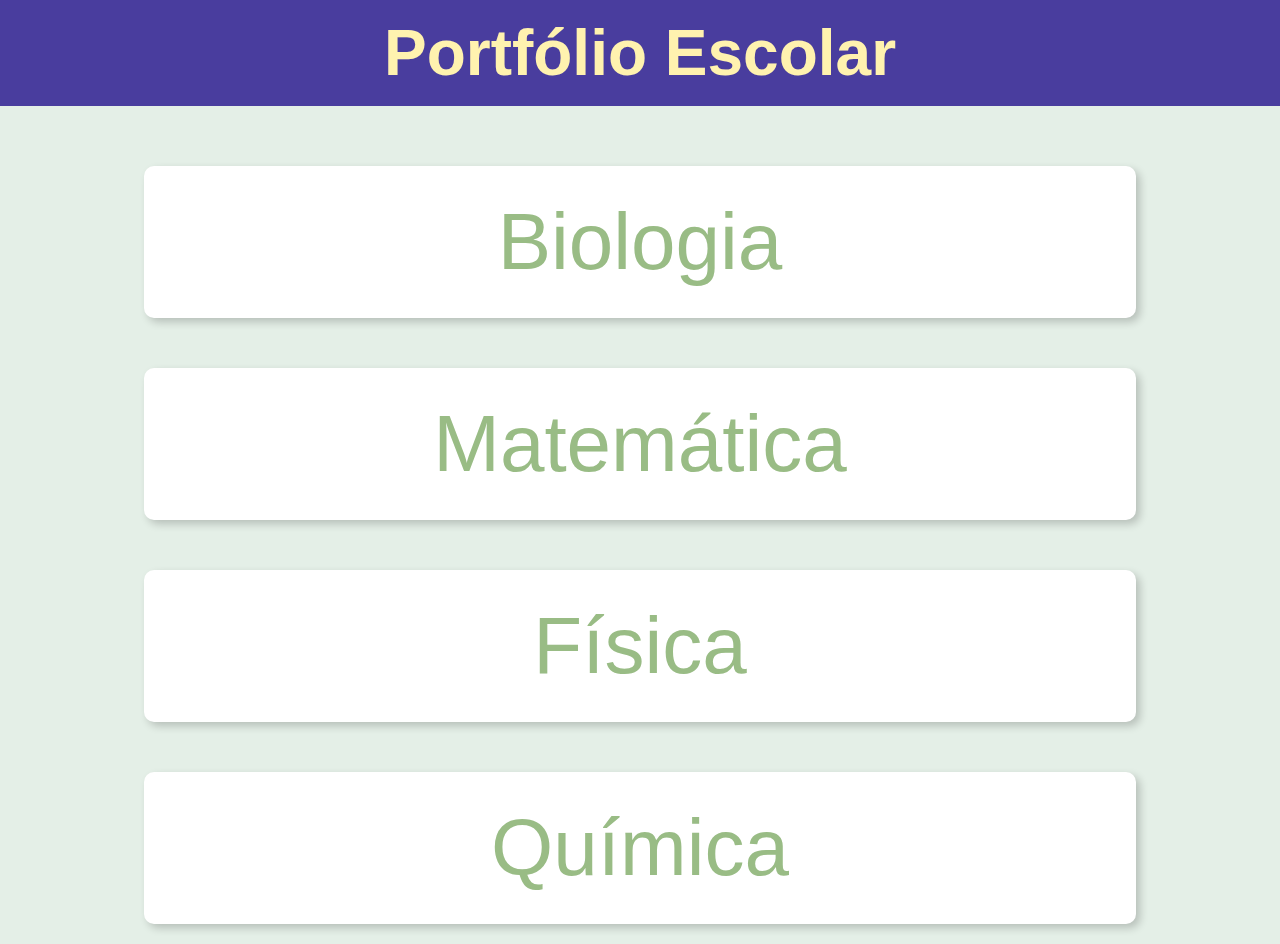
<file: index.html>
<!DOCTYPE html>
<html lang="pt-br">

<head>
    <meta charset="UTF-8">
    <meta http-equiv="X-UA-Compatible" content="IE=edge">
    <meta name="viewport" content="width=device-width, initial-scale=1.0">
    <title>Portfólio</title>
    <link rel="stylesheet" href="styles.css">
    <link href="https://fonts.googleapis.com/icon?family=Material+Icons" rel="stylesheet">

</head>

<body>
    <header>
        <div class="portfolio">
            <h1>Portfólio Escolar</h1>
        </div>
    </header>
    
    <main>
        <section class="container">
            <div class="disciplina">
                <a href="biologia.html"> Biologia</a>
            </div>
            <div class="disciplina">
                <a href="#"> Matemática</a>
            </div>
            <div class="disciplina">
                <a href="#"> Física</a>
            </div>
            <div class="disciplina">
                <a href="#"> Química</a>
            </div>
        </section>
    </main>
    <footer></footer>
</body>

</html>
</file>
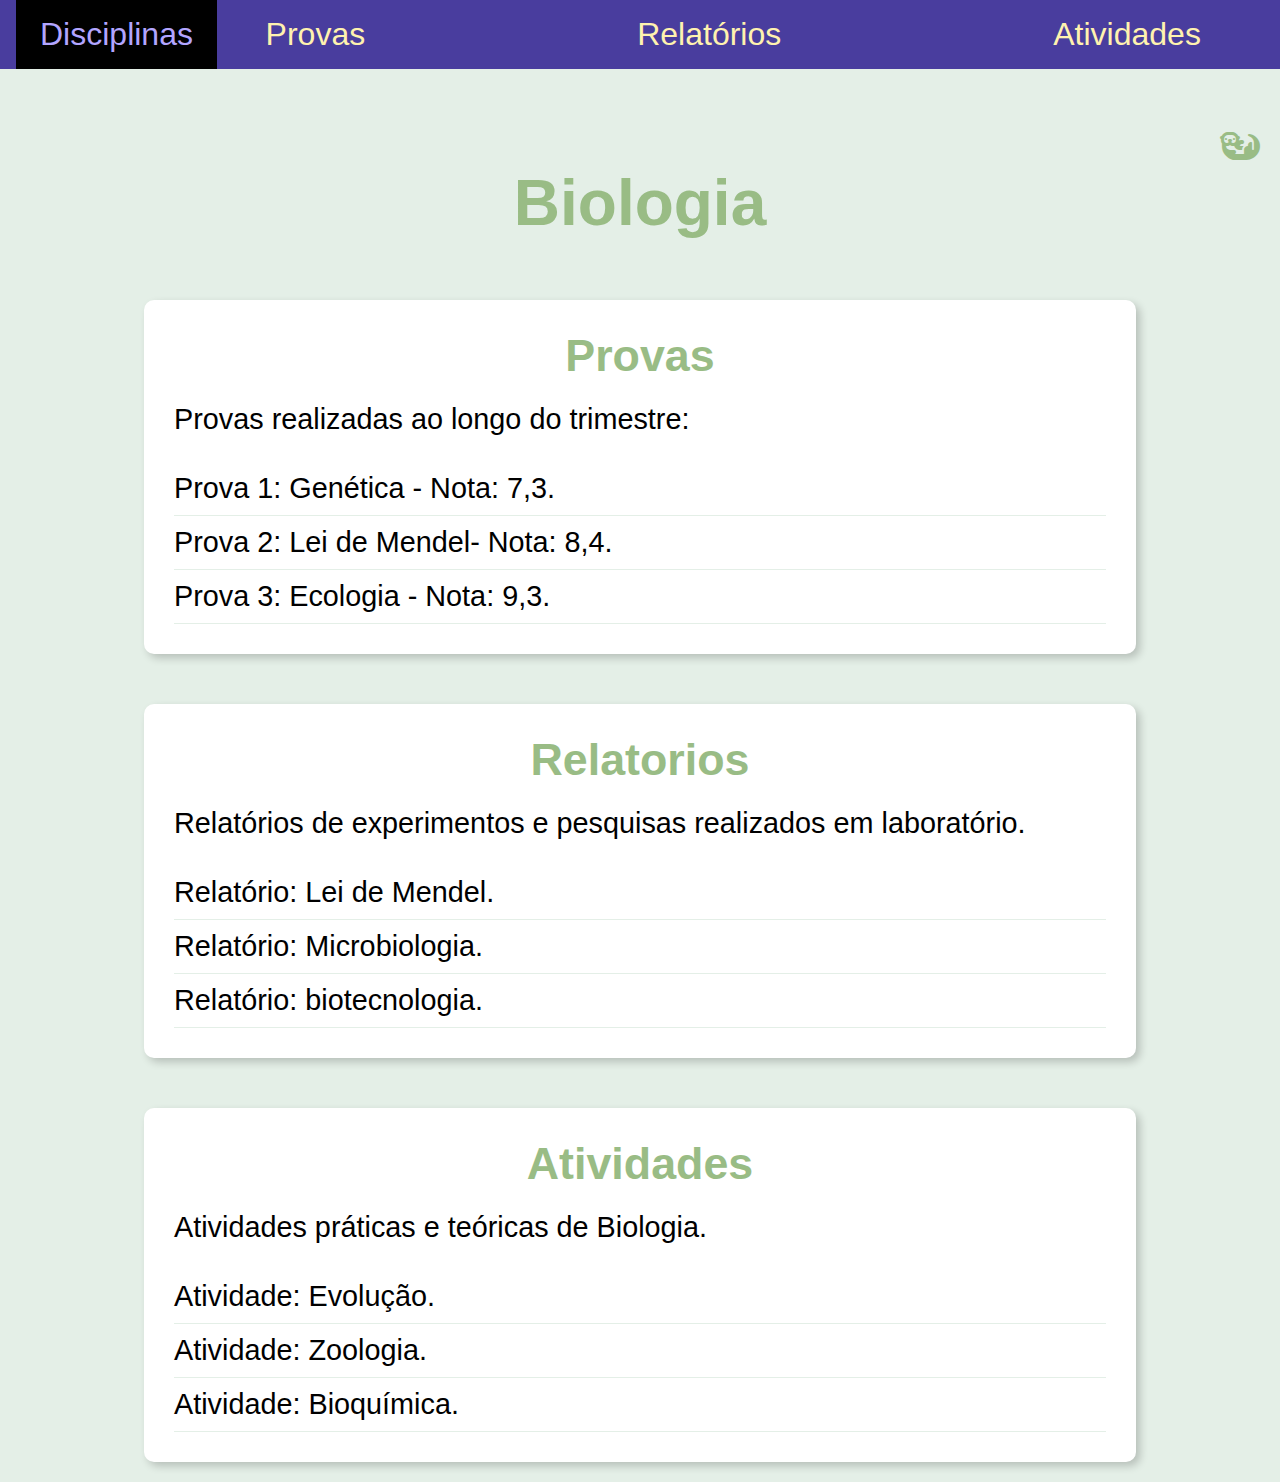
<file: biologia.html>
<!DOCTYPE html>
<html lang="pt-br">

<head>
    <meta charset="UTF-8">
    <meta http-equiv="X-UA-Compatible" content="IE=edge">
    <meta name="viewport" content="width=device-width, initial-scale=1.0">
    <title>Portfólio de Biologia</title>
    <link rel="stylesheet" href="biologia.css">
    <link rel="stylesheet" href="https://cdnjs.cloudflare.com/ajax/libs/font-awesome/6.7.2/css/all.min.css"
        integrity="sha512-Evv84Mr4kqVGRNSgIGL/F/aIDqQb7xQ2vcrdIwxfjThSH8CSR7PBEakCr51Ck+w+/U6swU2Im1vVX0SVk9ABhg=="
        crossorigin="anonymous" referrerpolicy="no-referrer" />
    <link href="https://fonts.googleapis.com/icon?family=Material+Icons" rel="stylesheet">

</head>

<body>
    <header>

        <div class="menu-disciplina">
            <input type="checkbox" id="menu-toggle">
            <label for="menu-toggle" class="botao-disciplinas">Disciplinas</label>
            <div class="lista-vertical">
                <a href="#">Matemática</a>
                <a href="#">Física</a>
                <a href="#">Química</a>
            </div>
        </div>


        <div class="links-principais">
            <ul class="lista-horizontal">
                <li><a href="#provas">Provas</a></li>
                <li><a href="#relatorios">Relatórios</a></li>
                <li><a href="#atividades">Atividades</a></li>
            </ul>
        </div>
    </header>
    <main>
        <div class="home">
            <a href="./index.html"><i class="fa-solid fa-otter"></i></i></a>
        </div>
        <h1>Biologia</h1>
        <section class="biologia-container">
            <div id="provas" class="conteudo">
                <h2>Provas</h2>
                <p>Provas realizadas ao longo do trimestre:</p>
                <ul>
                    <li>Prova 1: Genética - Nota: 7,3.<span class="block"> <br>A Genética tem um papel fundamental na compreensão dos seres vivos, desde a genética clássica até a genética molecular, passando pela genética populacional e quantitativa. Ela também tem aplicações importantes em áreas como medicina, agricultura e indústria, por exemplo, através da genética de tumores, da terapia genética, da engenharia genética, entre outras. </span>
                    </li>
                    <li>Prova 2: Lei de Mendel- Nota: 8,4.<span class="block"> <br> As Leis de Mendel, formuladas por Gregor Mendel, descrevem como as características são herdadas dos pais para os filhos.</li>
                    <li>Prova 3: Ecologia - Nota: 9,3.<span class="block"> <br> Ecologia é o estudo das relações entre os seres vivos e o ambiente em que vivem. Ela analisa como os organismos interagem entre si e com fatores físicos e químicos do meio ambiente, incluindo a distribuição e abundância dos seres vivos. </span></li>
                </ul>
            </div>
            <div id="relatorios" class="conteudo">
                <h2>Relatorios</h2>
                <p>Relatórios de experimentos e pesquisas realizados em laboratório.</p>
                <ul>
                    <li>Relatório: Lei de Mendel. <span class="opacidade"> <br>descrevem como as características são herdadas dos pais para os filhos.</span></li>
                    <li>Relatório: Microbiologia.</li>
                    <li>Relatório: biotecnologia.</li>
                </ul>
            </div>
            <div id="atividades" class="conteudo">
                <h2>Atividades</h2>
                <p>Atividades práticas e teóricas de Biologia.</p>
                <ul>
                    <li>Atividade: Evolução.</li>
                    <li>Atividade: Zoologia.</li>
                    <li>Atividade: Bioquímica.</li>
                </ul>
            </div>
        </section>
    </main>
    <footer></footer>
</body>

</html>
</file>
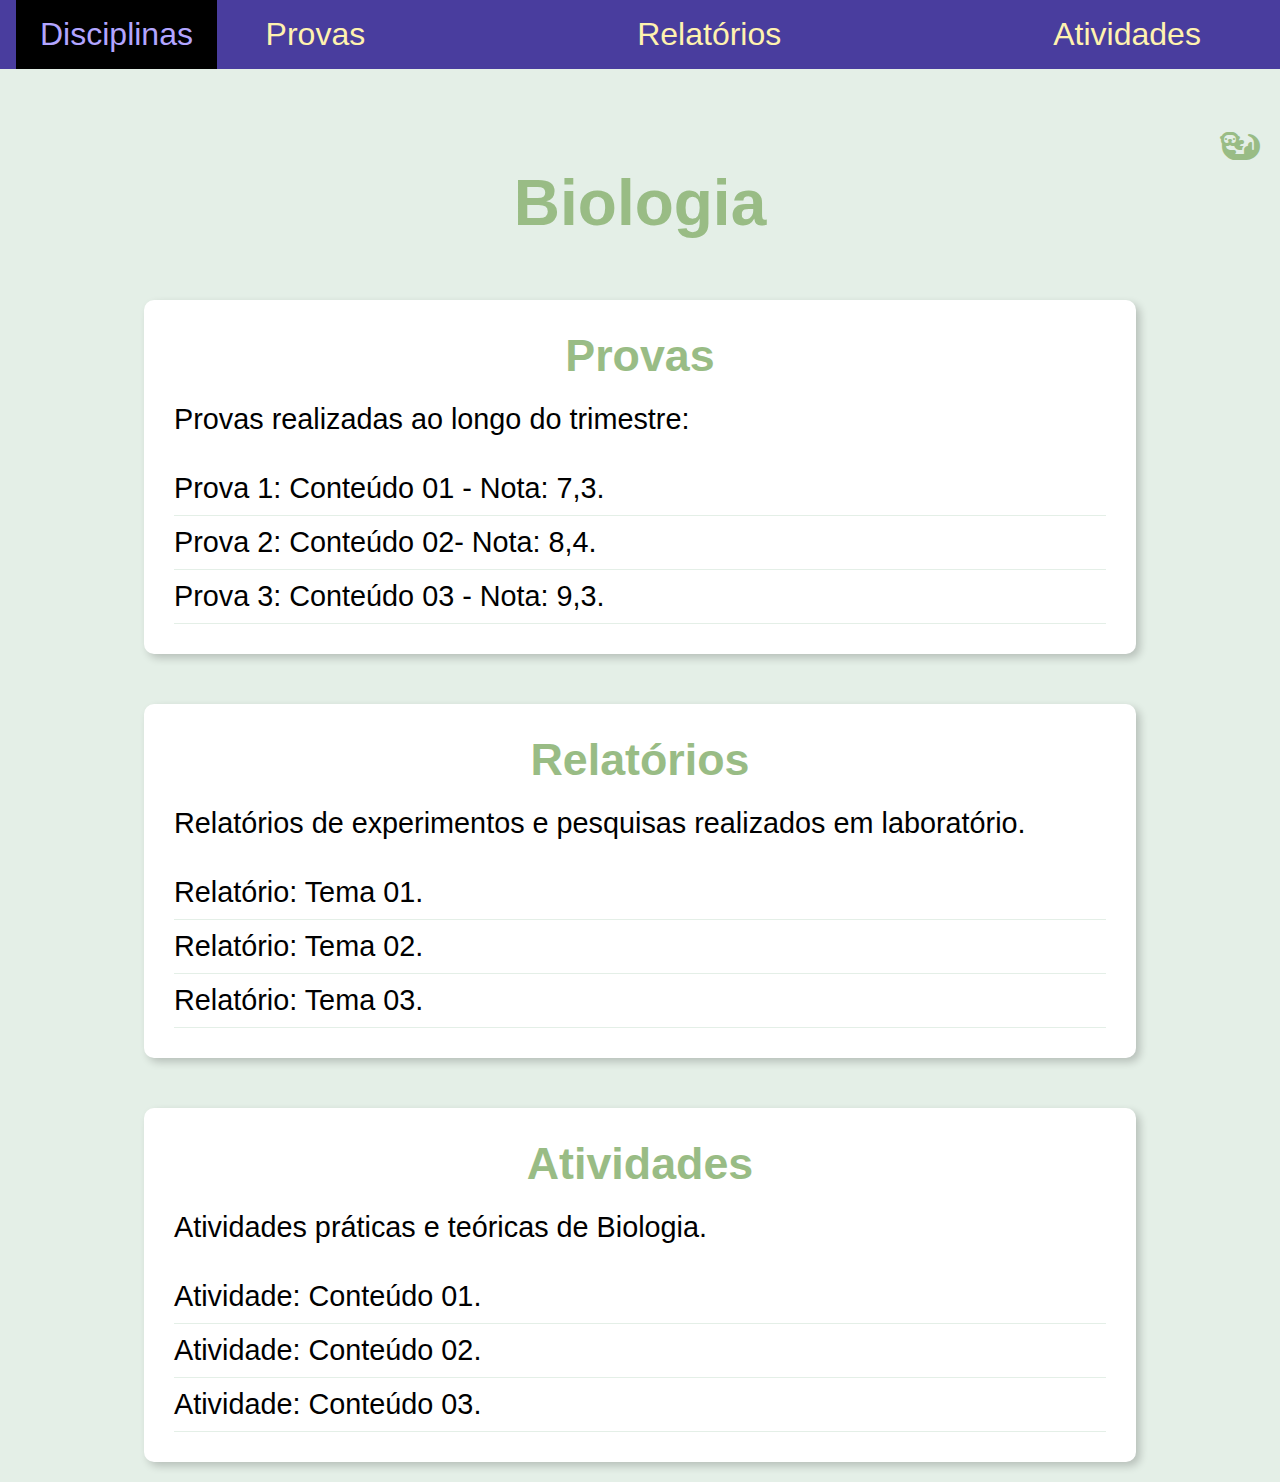
<file: fisica.html>
<!DOCTYPE html>
<html lang="pt-br">

<head>
    <meta charset="UTF-8">
    <meta http-equiv="X-UA-Compatible" content="IE=edge">
    <meta name="viewport" content="width=device-width, initial-scale=1.0">
    <title>Portfólio de Biologia</title>
    <link rel="stylesheet" href="biologia.css">
    <link rel="stylesheet" href="https://cdnjs.cloudflare.com/ajax/libs/font-awesome/6.7.2/css/all.min.css"
        integrity="sha512-Evv84Mr4kqVGRNSgIGL/F/aIDqQb7xQ2vcrdIwxfjThSH8CSR7PBEakCr51Ck+w+/U6swU2Im1vVX0SVk9ABhg=="
        crossorigin="anonymous" referrerpolicy="no-referrer" />
    <link href="https://fonts.googleapis.com/icon?family=Material+Icons" rel="stylesheet">

</head>

<body>
    <header>

        <div class="menu-disciplina">
            <input type="checkbox" id="menu-toggle">
            <label for="menu-toggle" class="botao-disciplinas">Disciplinas</label>
            <div class="lista-vertical">
                <a href="#">Matemática</a>
                <a href="#">Física</a>
                <a href="#">Química</a>
            </div>
        </div>


        <div class="links-principais">
            <ul class="lista-horizontal">
                <li><a href="#provas">Provas</a></li>
                <li><a href="#relatorios">Relatórios</a></li>
                <li><a href="#atividades">Atividades</a></li>
            </ul>
        </div>
    </header>
    <main>
        <div class="home">
            <a href="./index.html"><i class="fa-solid fa-otter"></i></i></a>
        </div>
        <h1>Biologia</h1>
        <section class="biologia-container">
            <div id="provas" class="conteudo">
                <h2>Provas</h2>
                <p>Provas realizadas ao longo do trimestre:</p>
                <ul>
                    <li>Prova 1: Conteúdo 01 - Nota: 7,3.<span class="block"> <br>A Genética tem um papel fundamental na compreensão dos seres vivos, desde a genética clássica até a genética molecular, passando pela genética populacional e quantitativa. Ela também tem aplicações importantes em áreas como medicina, agricultura e indústria, por exemplo, através da genética de tumores, da terapia genética, da engenharia genética, entre outras. </span>
                    </li>
                    <li>Prova 2: Conteúdo 02- Nota: 8,4.</li>
                    <li>Prova 3: Conteúdo 03 - Nota: 9,3.</li>
                </ul>
            </div>
            <div id="relatorios" class="conteudo">
                <h2>Relatórios</h2>
                <p>Relatórios de experimentos e pesquisas realizados em laboratório.</p>
                <ul>
                    <li>Relatório: Tema 01. <span class="opacidade"> <br>Lorem ipsum dolor sit amet, consectetur adipiscing
                        elit, sed do eiusmod tempor incididunt ut labore et dolore magna aliqua. Ut enim ad minim
                        veniam, quis nostrud exercitation ullamco laboris nisi ut aliquip ex ea commodo consequat.
                        Duis aute irure dolor in reprehenderit in voluptate velit esse cillum dolore eu fugiat nulla
                        pariatur. Excepteur sint occaecat cupidatat non proident, sunt in culpa qui officia deserunt
                        mollit anim id est laborum.</span></li>
                    <li>Relatório: Tema 02.</li>
                    <li>Relatório: Tema 03.</li>
                </ul>
            </div>
            <div id="atividades" class="conteudo">
                <h2>Atividades</h2>
                <p>Atividades práticas e teóricas de Biologia.</p>
                <ul>
                    <li>Atividade: Conteúdo 01.</li>
                    <li>Atividade: Conteúdo 02.</li>
                    <li>Atividade: Conteúdo 03.</li>
                </ul>
            </div>
        </section>
    </main>
    <footer></footer>
</body>

</html>
</file>
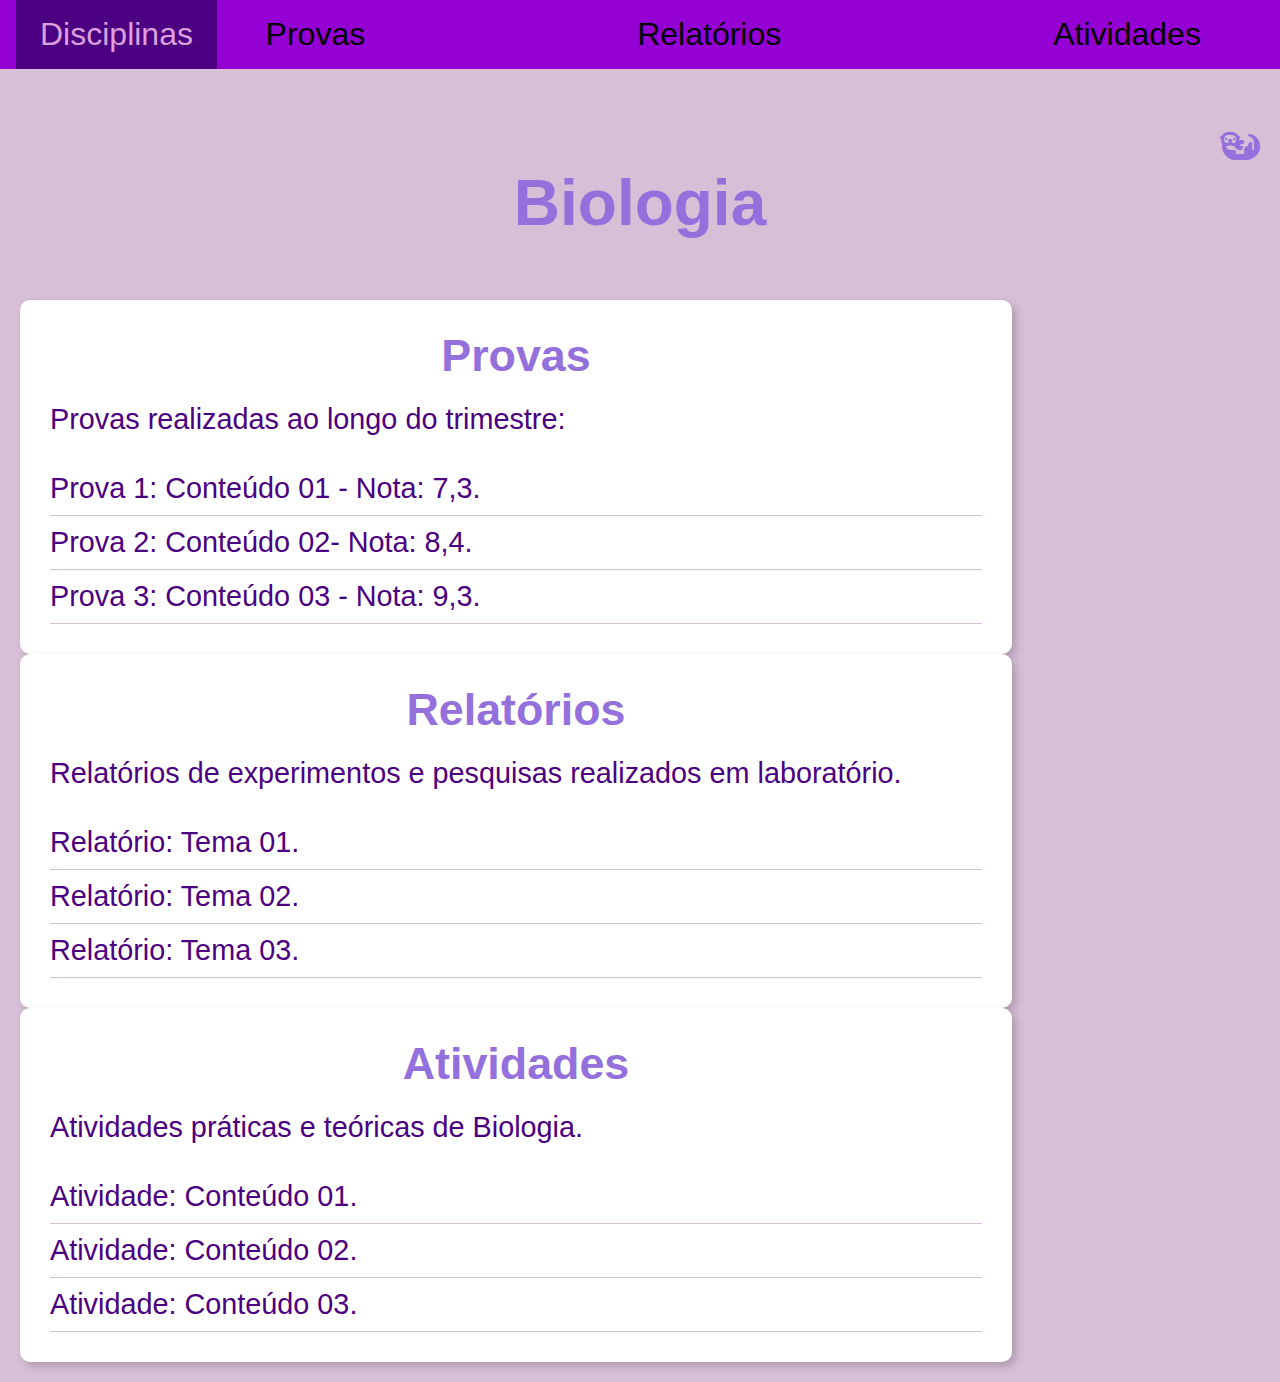
<file: matematica.html>
<!DOCTYPE html>
<html lang="pt-br">

<head>
    <meta charset="UTF-8">
    <meta http-equiv="X-UA-Compatible" content="IE=edge">
    <meta name="viewport" content="width=device-width, initial-scale=1.0">
    <title>Portfólio de Biologia</title>
    <link rel="stylesheet" href="matematica.css">
    <link rel="stylesheet" href="https://cdnjs.cloudflare.com/ajax/libs/font-awesome/6.7.2/css/all.min.css"
        integrity="sha512-Evv84Mr4kqVGRNSgIGL/F/aIDqQb7xQ2vcrdIwxfjThSH8CSR7PBEakCr51Ck+w+/U6swU2Im1vVX0SVk9ABhg=="
        crossorigin="anonymous" referrerpolicy="no-referrer" />
    <link href="https://fonts.googleapis.com/icon?family=Material+Icons" rel="stylesheet">

</head>

<body>
    <header>

        <div class="menu-disciplina">
            <input type="checkbox" id="menu-toggle">
            <label for="menu-toggle" class="botao-disciplinas">Disciplinas</label>
            <div class="lista-vertical">
                <a href="#">biologia</a>
                <a href="#">Física</a>
                <a href="#">Química</a>
            </div>
        </div>


        <div class="links-principais">
            <ul class="lista-horizontal">
                <li><a href="#provas">Provas</a></li>
                <li><a href="#relatorios">Relatórios</a></li>
                <li><a href="#atividades">Atividades</a></li>
            </ul>
        </div>
    </header>
    <main>
        <div class="home">
            <a href="./index.html"><i class="fa-solid fa-otter"></i></i></a>
        </div>
        <h1>Biologia</h1>
        <section class="matematica-container">
            <div id="provas" class="conteudo">
                <h2>Provas</h2>
                <p>Provas realizadas ao longo do trimestre:</p>
                <ul>
                    <li>Prova 1: Conteúdo 01 - Nota: 7,3.<span class="block"> <br> A Termoquímica é o ramo da Química que estuda as trocas de calor (energia térmica) durante as reações químicas e mudanças de estado físico. </span>
                    </li>
                    <li>Prova 2: Conteúdo 02- Nota: 8,4.</li>
                    <li>Prova 3: Conteúdo 03 - Nota: 9,3.</li>
                </ul>
            </div>
            <div id="relatorios" class="conteudo">
                <h2>Relatórios</h2>
                <p>Relatórios de experimentos e pesquisas realizados em laboratório.</p>
                <ul>
                    <li>Relatório: Tema 01. <span class="opacidade"> <br>Lorem ipsum dolor sit amet, consectetur adipiscing
                        elit, sed do eiusmod tempor incididunt ut labore et dolore magna aliqua. Ut enim ad minim
                        veniam, quis nostrud exercitation ullamco laboris nisi ut aliquip ex ea commodo consequat.
                        Duis aute irure dolor in reprehenderit in voluptate velit esse cillum dolore eu fugiat nulla
                        pariatur. Excepteur sint occaecat cupidatat non proident, sunt in culpa qui officia deserunt
                        mollit anim id est laborum.</span></li>
                    <li>Relatório: Tema 02.</li>
                    <li>Relatório: Tema 03.</li>
                </ul>
            </div>
            <div id="atividades" class="conteudo">
                <h2>Atividades</h2>
                <p>Atividades práticas e teóricas de Biologia.</p>
                <ul>
                    <li>Atividade: Conteúdo 01.</li>
                    <li>Atividade: Conteúdo 02.</li>
                    <li>Atividade: Conteúdo 03.</li>
                </ul>
            </div>
        </section>
    </main>
    <footer></footer>
</body>

</html>
</file>
<file: styles.css>
* {
    margin: 0;
    padding: 0;
    box-sizing: border-box;
}

:root{
    --preto: #000000;
    --marinho: #493D9E;
    --amarelo-claro:#FFF2AF;
    --roxo-claro:#B2A5FF;
    --verde: #99BC85;
    --azul-claro: #E4EFE7;
    --branco: #FFFFFF;
    --marron-claro: #FAF1E6;
}

body{
    height: 100vh;
    box-sizing: border-box;
    background-color: var(--azul-claro);
    color: var(--preto);
    font-size: 16px;
    font-family: Arial, Helvetica, sans-serif;
}

header {
    display: flex; 
    width: 100%;
    background-color: var(--marinho);
    padding: 1rem;
    justify-content: center;
}

.portfolio h1{
    font-size: 4rem;
    color: var(--amarelo-claro);
}
main {
    margin: 40px auto;
    padding: 20px;
}


.container {
    display: flex;
    flex-direction: column;
    justify-content: space-between;
    align-items: center;
    gap: 50px;
    flex-wrap: wrap;
}

.disciplina {
    display: flex;
    justify-content: center;
    background-color: var(--branco);
    border-radius: 10px;
    padding: 30px;
    width: 80%;
    min-width: 280px;
    box-shadow: 4px 4px 8px rgba(0, 0, 0, 0.2);
    transition: transform 0.3s ease, box-shadow 0.3s ease;
}

.disciplina:hover {
    transform: translateY(-10px) scale(1.05);
    box-shadow: 0 0 0 25px rgba(0, 0, 0, 0.2);
}

.disciplina a {
    color: var(--verde);
    font-size: 5rem;
    text-decoration: none;
}
</file>
<file: biologia.css>
* {
    margin: 0;
    padding: 0;
    box-sizing: border-box;
}

:root {
    --preto: #000000;
    --marinho: #493D9E;
    --amarelo-claro: #FFF2AF;
    --roxo-claro: #B2A5FF;
    --verde: #99BC85;
    --azul-claro: #E4EFE7;
    --branco: #FFFFFF;
    --marron-claro: #FAF1E6;
}

body {
    height: 100vh;
    box-sizing: border-box;
    background-color: var(--azul-claro);
    color: var(--amarelo-claro);
    font-size: 16px;
    font-family: Arial, Helvetica, sans-serif;
}

header {
    display: flex;
    width: 100%;
    background-color: var(--marinho);
    padding: 1rem;
    position: relative;
    justify-content: center;
}


.menu-disciplina {
    width: 20%;
    display: inline-block;
}

.botao-disciplinas {
    cursor: pointer;
    font-size: 2rem;
    background: none;
    background-color: var(--preto);
    border: none;
    padding: 1.05rem 1.5rem;
    color: var(--roxo-claro);
}

#menu-toggle {
    display: none;
}

.lista-vertical {
    display: none;
    position: absolute;
    background-color: var(--roxo-claro);
    box-shadow: 0 2px 5px var(--marinho);
    min-width: 190px;
    z-index: 1;
    left: 1rem;
    top: 100%;
}

.lista-vertical a {
    color: var(--preto);
    padding: 0.75rem 1rem;
    text-decoration: none;
    font-size: 2rem;
    display: block;
    text-align: center;
}

.lista-vertical a:hover {
    background-color: var(--amarelo-claro);
}

#menu-toggle:checked~.lista-vertical {
    display: block;
}

#menu-toggle:checked+.botao-disciplinas {
    background-color: var(--amarelo-claro);
}

.links-principais {
    width: 80%;
    display: flex;
    justify-content: space-between;
    align-items: center;
}


.lista-horizontal {
    list-style: none;
    display: flex;
    font-size: 2rem;
    gap: 17rem;
}


.lista-horizontal a {
    text-decoration: none;
    color: var(--amarelo-claro);
}

.lista-horizontal a:hover {
    color: var(--preto);
}

main {
    margin: 40px auto;
    padding: 20px;
}

h1 {
    text-align: center;
    color: var(--verde);
    margin-bottom: 60px;
    font-size: 4rem;
}

.biologia-container {
    display: flex;
    flex-direction: column;
    justify-content: space-between;
    align-items: center;
    gap: 50px;
    flex-wrap: wrap;
}

.conteudo {
    background-color: var(--branco);
    border-radius: 10px;
    padding: 30px;
    width: 80%;
    min-width: 280px;
    box-shadow: 4px 4px 8px rgba(0, 0, 0, 0.2);
    transition: transform 0.3s ease, box-shadow 0.3s ease;
}

.conteudo:hover {
    transform: translateY(-10px) scale(1.05);
    box-shadow: 0 0 0 25px rgba(0, 0, 0, 0.2);
}

.conteudo h2 {
    display: flex;
    justify-content: center;
    color: var(--verde);
    margin-bottom: 15px;
    font-size: 2.8rem;
}

.conteudo p {
    line-height: 1.6;
    color: var(--preto);
    margin-bottom: 20px;
    font-size: 1.8rem;
}

.conteudo ul {
    list-style-type: none;
    font-size: 1.8rem;
}

.conteudo ul li {
    padding: 10px 0;
    border-bottom: 1px solid var(--azul-claro);
    transition: transform 0.5s ease;
    color: var(--preto);
}

.conteudo ul li:hover {
    transform: translateX(10px);
    color: var(--verde);
}

.home {
    display: flex;
    justify-content: flex-end;
}

.home a {
    font-size: 2rem;
    color: var(--verde);
}

.conteudo ul li .block {
    display: none;
}

.conteudo ul li:hover .block {
    display: block;
    text-align: justify;
    color: var(--marinho);
    margin-bottom: 5px;
}

.opacidade {
    display: block;
    opacity: 0;
    max-height: 0;
    overflow: hidden;
    transition: opacity 1.5s ease, max-height 1.5s ease;
    color: var(--marinho);
    text-align: justify;
    margin: 0;
    padding: 0;
}

.conteudo ul li:hover .opacidade {
    opacity: 1;
    max-height: 320px;
    text-align: justify;
    color: var(--marinho);
    margin-bottom: 5px;
}
</file>
<file: matematica.css>
* {
    margin: 0;
    padding: 0;
    box-sizing: border-box;
}

:root {
    --preto: #4B0082	;
    --marinho: #9400D3;
    --amarelo-claro: #000000;
    --roxo-claro: 	#DDA0DD;
    --verde: #9370DB;
    --azul-claro: #D8BFD8;
    --branco: #FFFFFF;
    --marron-claro: #E6E6FA;
}

body {
    height: 100vh;
    box-sizing: border-box;
    background-color: var(--azul-claro);
    color: var(--amarelo-claro);
    font-size: 16px;
    font-family: Arial, Helvetica, sans-serif;
}

header {
    display: flex;
    width: 100%;
    background-color: var(--marinho);
    padding: 1rem;
    position: relative;
    justify-content: center;
}


.menu-disciplina {
    width: 20%;
    display: inline-block;
}

.botao-disciplinas {
    cursor: pointer;
    font-size: 2rem;
    background: none;
    background-color: var(--preto);
    border: none;
    padding: 1.05rem 1.5rem;
    color: var(--roxo-claro);
}

#menu-toggle {
    display: none;
}

.lista-vertical {
    display: none;
    position: absolute;
    background-color: var(--roxo-claro);
    box-shadow: 0 2px 5px var(--marinho);
    min-width: 190px;
    z-index: 1;
    left: 1rem;
    top: 100%;
}

.lista-vertical a {
    color: var(--preto);
    padding: 0.75rem 1rem;
    text-decoration: none;
    font-size: 2rem;
    display: block;
    text-align: center;
}

.lista-vertical a:hover {
    background-color: var(--amarelo-claro);
}

#menu-toggle:checked~.lista-vertical {
    display: block;
}

#menu-toggle:checked+.botao-disciplinas {
    background-color: var(--amarelo-claro);
}

.links-principais {
    width: 80%;
    display: flex;
    justify-content: space-between;
    align-items: center;
}


.lista-horizontal {
    list-style: none;
    display: flex;
    font-size: 2rem;
    gap: 17rem;
}


.lista-horizontal a {
    text-decoration: none;
    color: var(--amarelo-claro);
}

.lista-horizontal a:hover {
    color: var(--preto);
}

main {
    margin: 40px auto;
    padding: 20px;
}

h1 {
    text-align: center;
    color: var(--verde);
    margin-bottom: 60px;
    font-size: 4rem;
}

.biologia-container {
    display: flex;
    flex-direction: column;
    justify-content: space-between;
    align-items: center;
    gap: 50px;
    flex-wrap: wrap;
}

.conteudo {
    background-color: var(--branco);
    border-radius: 10px;
    padding: 30px;
    width: 80%;
    min-width: 280px;
    box-shadow: 4px 4px 8px rgba(0, 0, 0, 0.2);
    transition: transform 0.3s ease, box-shadow 0.3s ease;
}

.conteudo:hover {
    transform: translateY(-10px) scale(1.05);
    box-shadow: 0 0 0 25px rgba(0, 0, 0, 0.2);
}

.conteudo h2 {
    display: flex;
    justify-content: center;
    color: var(--verde);
    margin-bottom: 15px;
    font-size: 2.8rem;
}

.conteudo p {
    line-height: 1.6;
    color: var(--preto);
    margin-bottom: 20px;
    font-size: 1.8rem;
}

.conteudo ul {
    list-style-type: none;
    font-size: 1.8rem;
}

.conteudo ul li {
    padding: 10px 0;
    border-bottom: 1px solid var(--azul-claro);
    transition: transform 0.5s ease;
    color: var(--preto);
}

.conteudo ul li:hover {
    transform: translateX(10px);
    color: var(--verde);
}

.home {
    display: flex;
    justify-content: flex-end;
}

.home a {
    font-size: 2rem;
    color: var(--verde);
}

.conteudo ul li .block {
    display: none;
}

.conteudo ul li:hover .block {
    display: block;
    text-align: justify;
    color: var(--marinho);
    margin-bottom: 5px;
}

.opacidade {
    display: block;
    opacity: 0;
    max-height: 0;
    overflow: hidden;
    transition: opacity 1.5s ease, max-height 1.5s ease;
    color: var(--marinho);
    text-align: justify;
    margin: 0;
    padding: 0;
}

.conteudo ul li:hover .opacidade {
    opacity: 1;
    max-height: 320px;
    text-align: justify;
    color: var(--marinho);
    margin-bottom: 5px;
}
</file>
